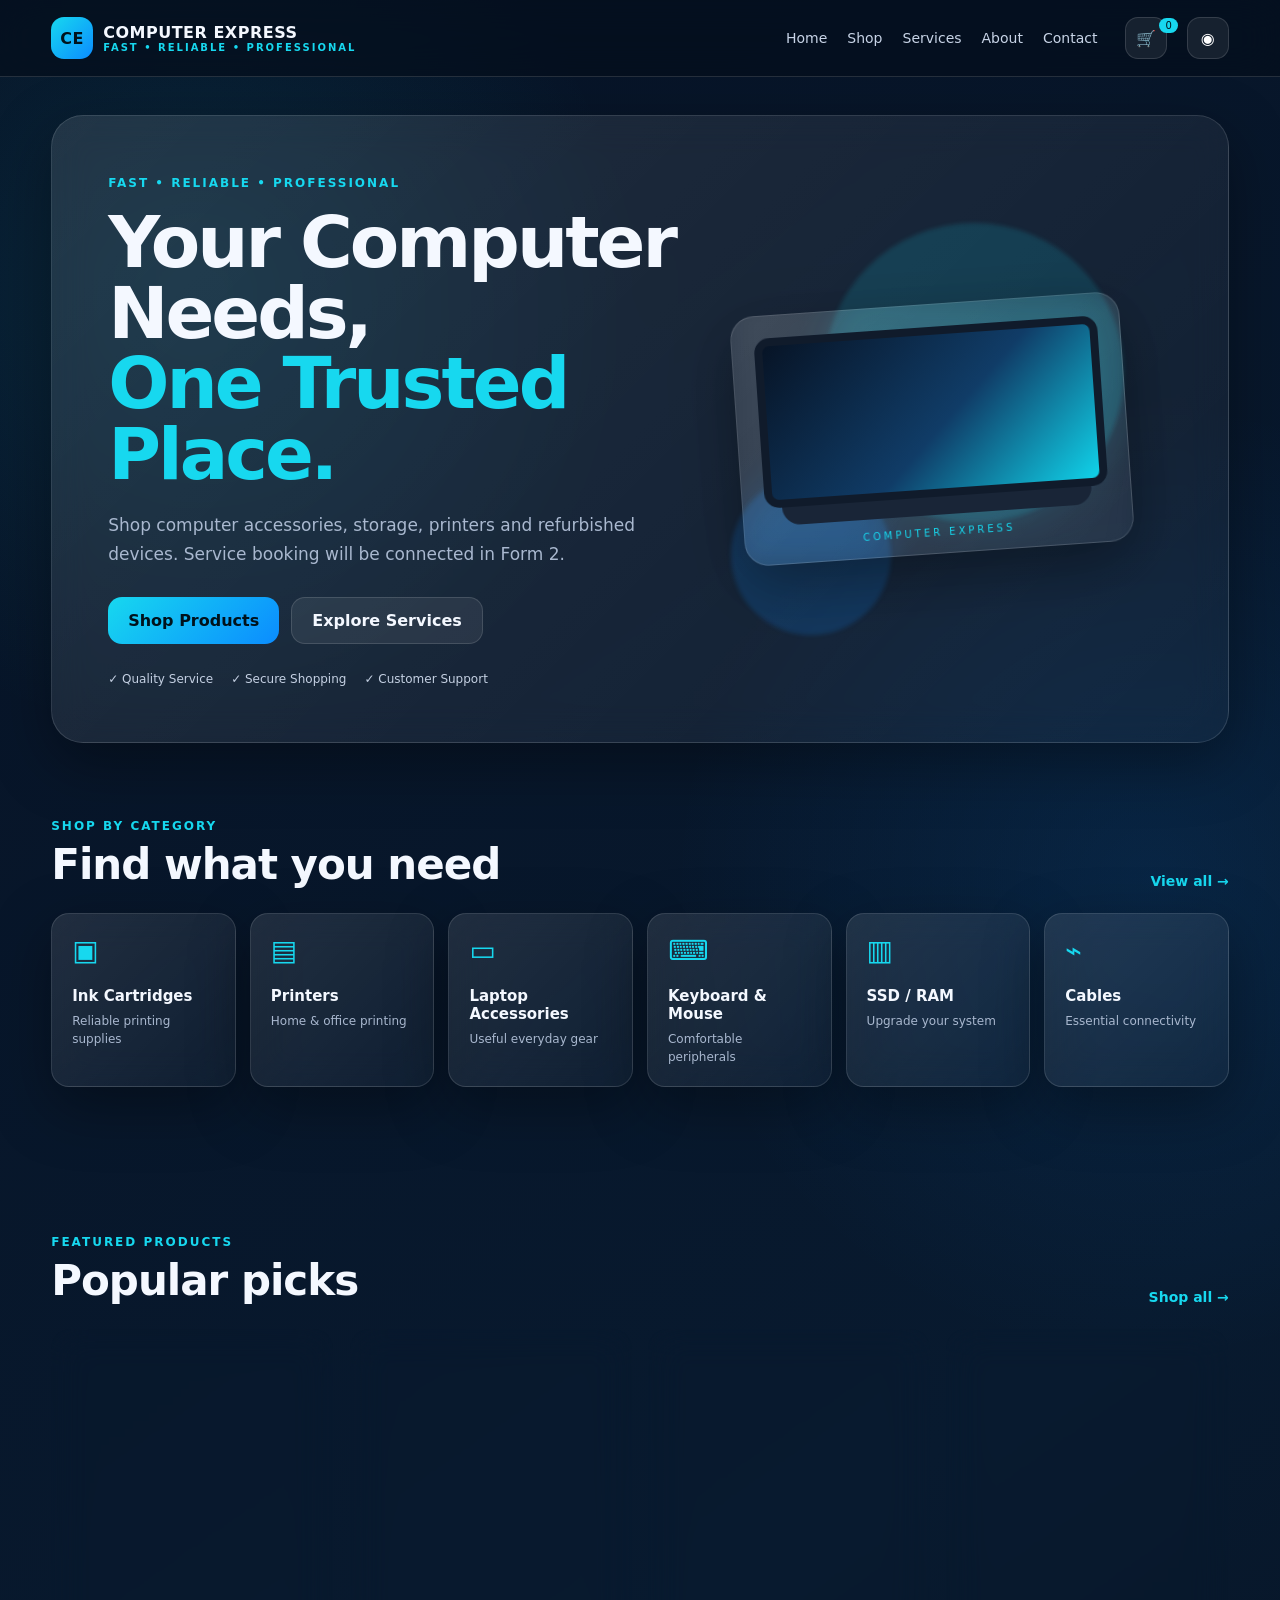
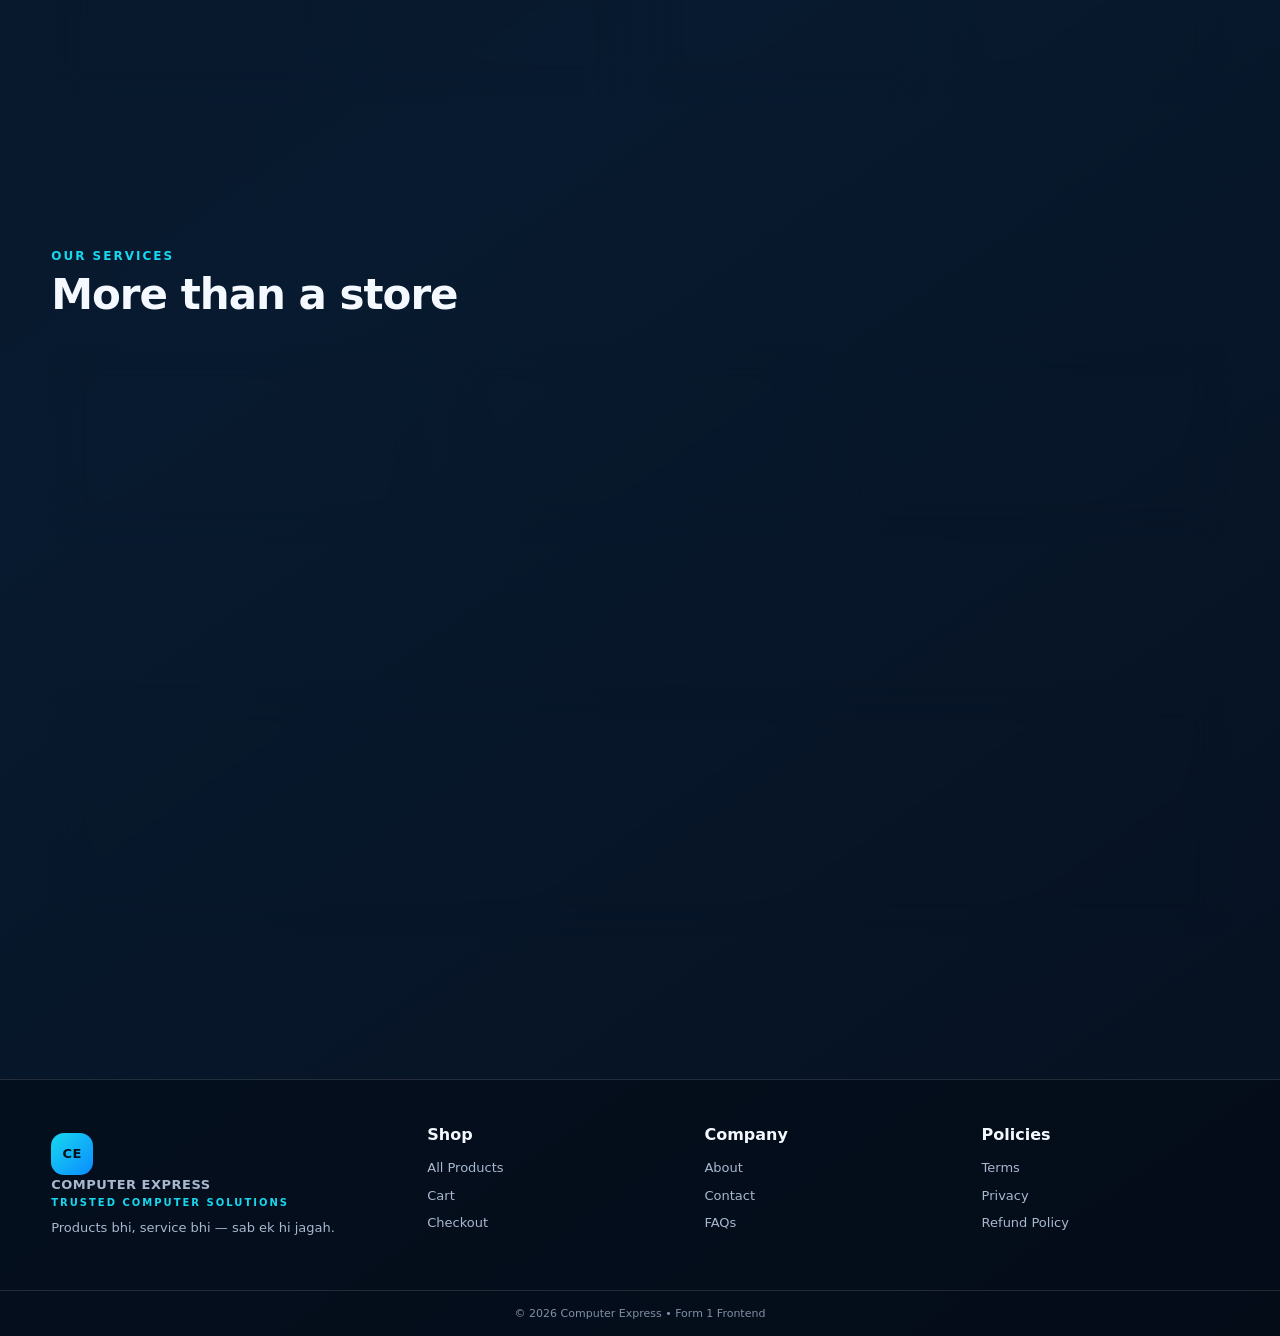
<file: computer-express-form1/index.html>
<!DOCTYPE html>
<html lang="en">
<head>
  <meta charset="UTF-8">
  <meta name="viewport" content="width=device-width, initial-scale=1.0">
  <meta name="description" content="Computer Express - computer products and professional repair services.">
  <title>Computer Express | Home</title>
  <link rel="stylesheet" href="css/style.css">
</head>
<body>
  <div id="site-header"></div>

  <main>
    <section class="hero glass">
      <div class="hero-copy">
        <span class="eyebrow">FAST • RELIABLE • PROFESSIONAL</span>
        <h1>Your Computer Needs,<br><span>One Trusted Place.</span></h1>
        <p>Shop computer accessories, storage, printers and refurbished devices. Service booking will be connected in Form 2.</p>
        <div class="hero-actions">
          <a class="btn btn-primary" href="pages/products.html">Shop Products</a>
          <a class="btn btn-secondary" href="#services">Explore Services</a>
        </div>
        <div class="trust-row">
          <span>✓ Quality Service</span><span>✓ Secure Shopping</span><span>✓ Customer Support</span>
        </div>
      </div>
      <div class="hero-art">
        <div class="orb orb-a"></div><div class="orb orb-b"></div>
        <div class="device-card glass">
          <div class="device-screen"></div>
          <div class="device-base"></div>
          <span>COMPUTER EXPRESS</span>
        </div>
      </div>
    </section>

    <section class="section" id="categories">
      <div class="section-heading">
        <div><span class="eyebrow">SHOP BY CATEGORY</span><h2>Find what you need</h2></div>
        <a class="text-link" href="pages/products.html">View all →</a>
      </div>
      <div class="category-grid">
        <a class="category-card glass" href="pages/products.html?category=Ink%20Cartridges"><span>▣</span><h3>Ink Cartridges</h3><p>Reliable printing supplies</p></a>
        <a class="category-card glass" href="pages/products.html?category=Printers"><span>▤</span><h3>Printers</h3><p>Home & office printing</p></a>
        <a class="category-card glass" href="pages/products.html?category=Laptop%20Accessories"><span>▭</span><h3>Laptop Accessories</h3><p>Useful everyday gear</p></a>
        <a class="category-card glass" href="pages/products.html?category=Keyboard%20%26%20Mouse"><span>⌨</span><h3>Keyboard & Mouse</h3><p>Comfortable peripherals</p></a>
        <a class="category-card glass" href="pages/products.html?category=SSD%20%2F%20RAM"><span>▥</span><h3>SSD / RAM</h3><p>Upgrade your system</p></a>
        <a class="category-card glass" href="pages/products.html?category=Cables"><span>⌁</span><h3>Cables</h3><p>Essential connectivity</p></a>
      </div>
    </section>

    <section class="section" id="products">
      <div class="section-heading">
        <div><span class="eyebrow">FEATURED PRODUCTS</span><h2>Popular picks</h2></div>
        <a class="text-link" href="pages/products.html">Shop all →</a>
      </div>
      <div id="featured-products" class="product-grid"></div>
    </section>

    <section class="section" id="services">
      <div class="section-heading"><div><span class="eyebrow">OUR SERVICES</span><h2>More than a store</h2></div></div>
      <div class="service-grid">
        <article class="service-card glass"><span class="service-icon">⚙</span><h3>Laptop & Desktop Repair</h3><p>Diagnostics and practical repair solutions.</p><span class="coming">Form 2: booking</span></article>
        <article class="service-card glass"><span class="service-icon">▤</span><h3>Cartridge Refilling</h3><p>Quality refilling at affordable prices.</p><span class="coming">Form 2: booking</span></article>
        <article class="service-card glass"><span class="service-icon">↗</span><h3>Upgrades & Maintenance</h3><p>Keep your device running smoothly.</p><span class="coming">Form 2: booking</span></article>
      </div>
    </section>

    <section class="section">
      <div class="promo glass">
        <div><span class="eyebrow">COMPUTER EXPRESS</span><h2>Products bhi, service bhi — sab ek hi jagah.</h2><p>Form 1 builds the complete customer shopping flow. Services, user accounts and admin management will connect later.</p></div>
        <a class="btn btn-primary" href="pages/products.html">Start Shopping</a>
      </div>
    </section>
  </main>

  <div id="site-footer"></div>
  <script src="js/products.js"></script>
  <script src="js/main.js"></script>
</body>
</html>
</file>
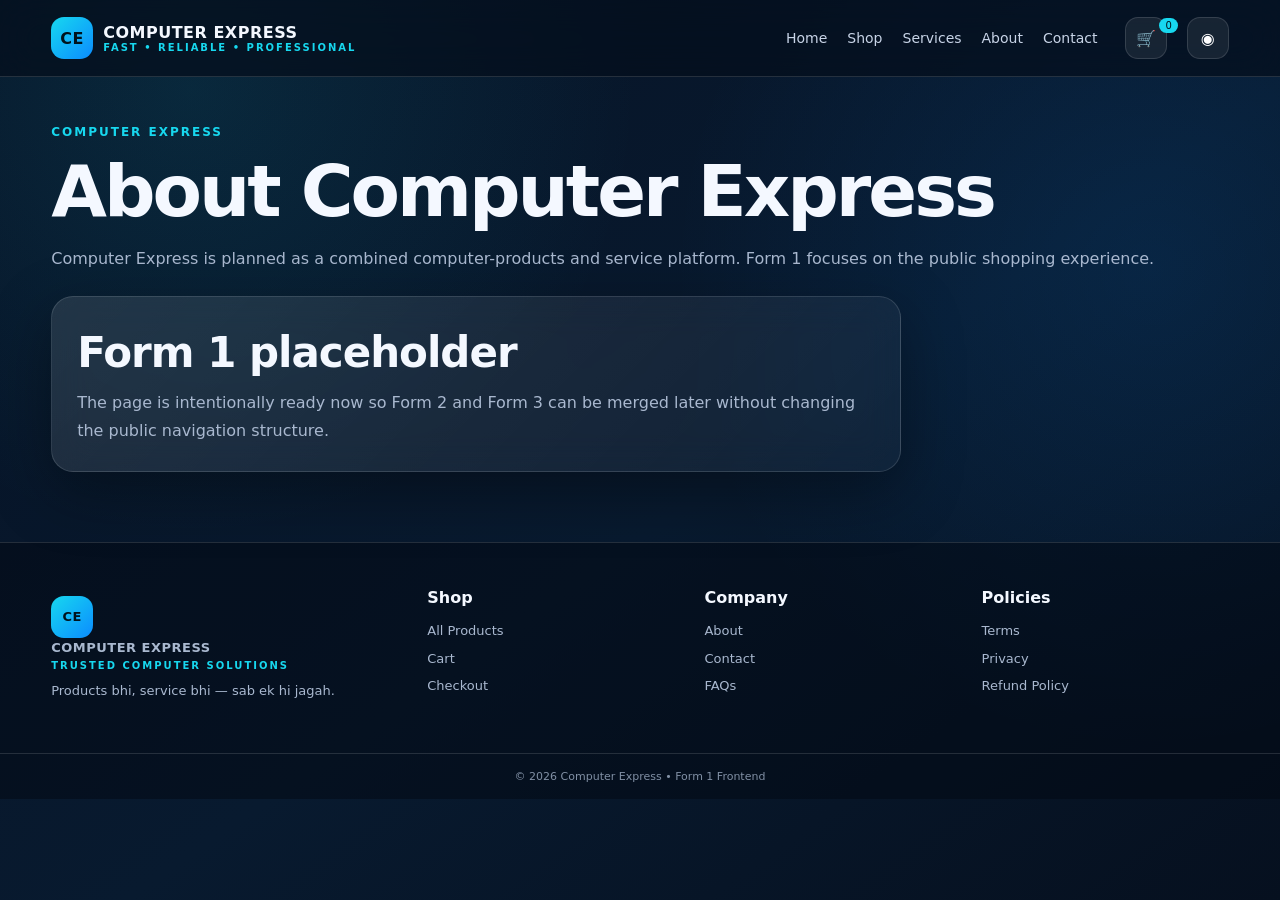
<file: computer-express-form1/pages/about.html>
<!DOCTYPE html><html lang="en"><head><meta charset="UTF-8"><meta name="viewport" content="width=device-width,initial-scale=1.0"><title>About | Computer Express</title><link rel="stylesheet" href="../css/style.css"></head><body><div id="site-header"></div><main><section class="page-hero"><span class="eyebrow">COMPUTER EXPRESS</span><h1>About Computer Express</h1><p>Computer Express is planned as a combined computer-products and service platform. Form 1 focuses on the public shopping experience.</p></section><section class="panel glass" style="max-width:850px;margin-bottom:60px"><h2>Form 1 placeholder</h2><p style="color:var(--muted);line-height:1.8;margin-top:12px">The page is intentionally ready now so Form 2 and Form 3 can be merged later without changing the public navigation structure.</p></section></main><div id="site-footer"></div><script src="../js/products.js"></script><script src="../js/main.js"></script></body></html>
</file>
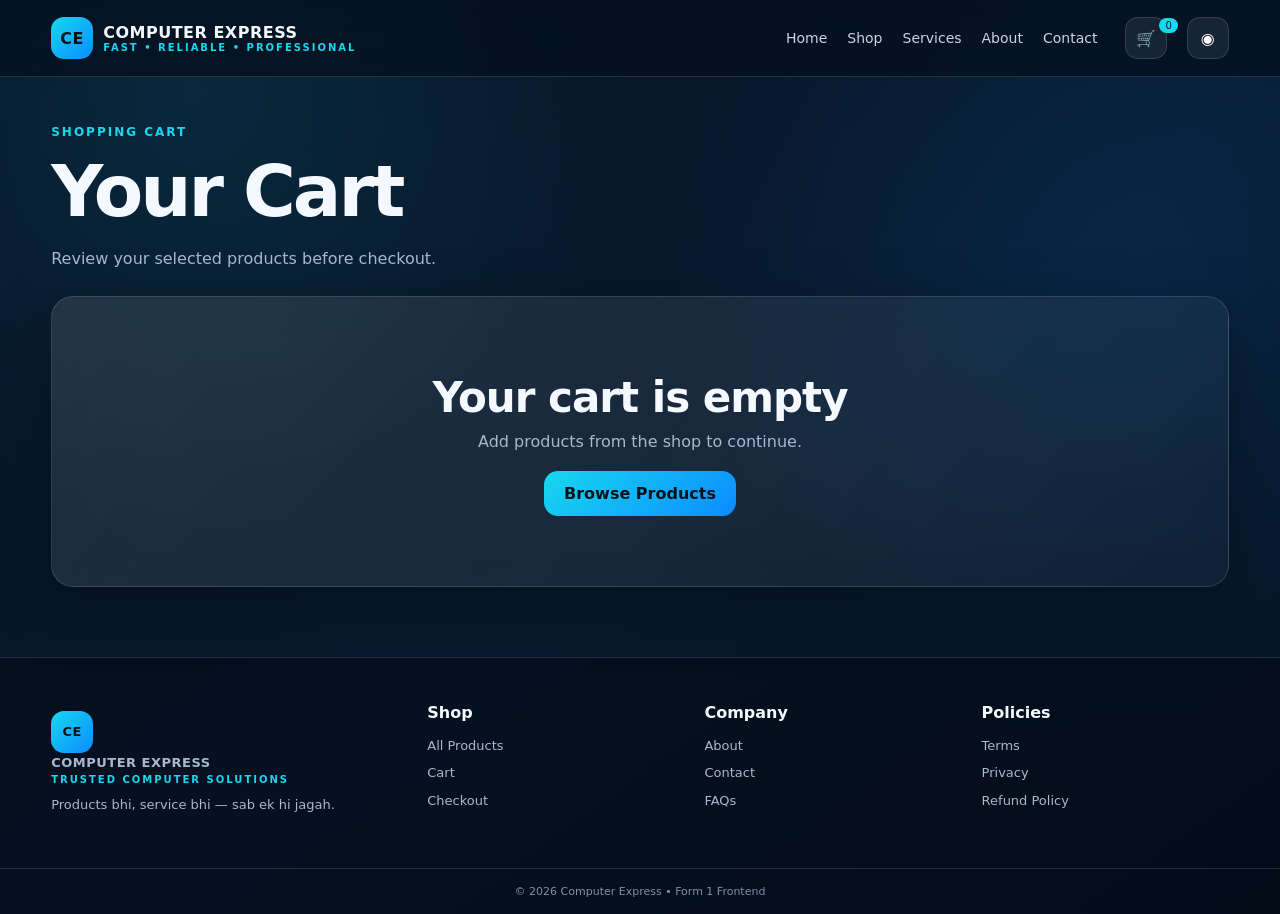
<file: computer-express-form1/pages/cart.html>
<!DOCTYPE html><html lang="en"><head><meta charset="UTF-8"><meta name="viewport" content="width=device-width,initial-scale=1.0"><title>Cart | Computer Express</title><link rel="stylesheet" href="../css/style.css"></head><body><div id="site-header"></div><main><section class="page-hero"><span class="eyebrow">SHOPPING CART</span><h1>Your Cart</h1><p>Review your selected products before checkout.</p></section><div id="cart-root"></div></main><div id="site-footer"></div><script src="../js/products.js"></script><script src="../js/main.js"></script></body></html>
</file>
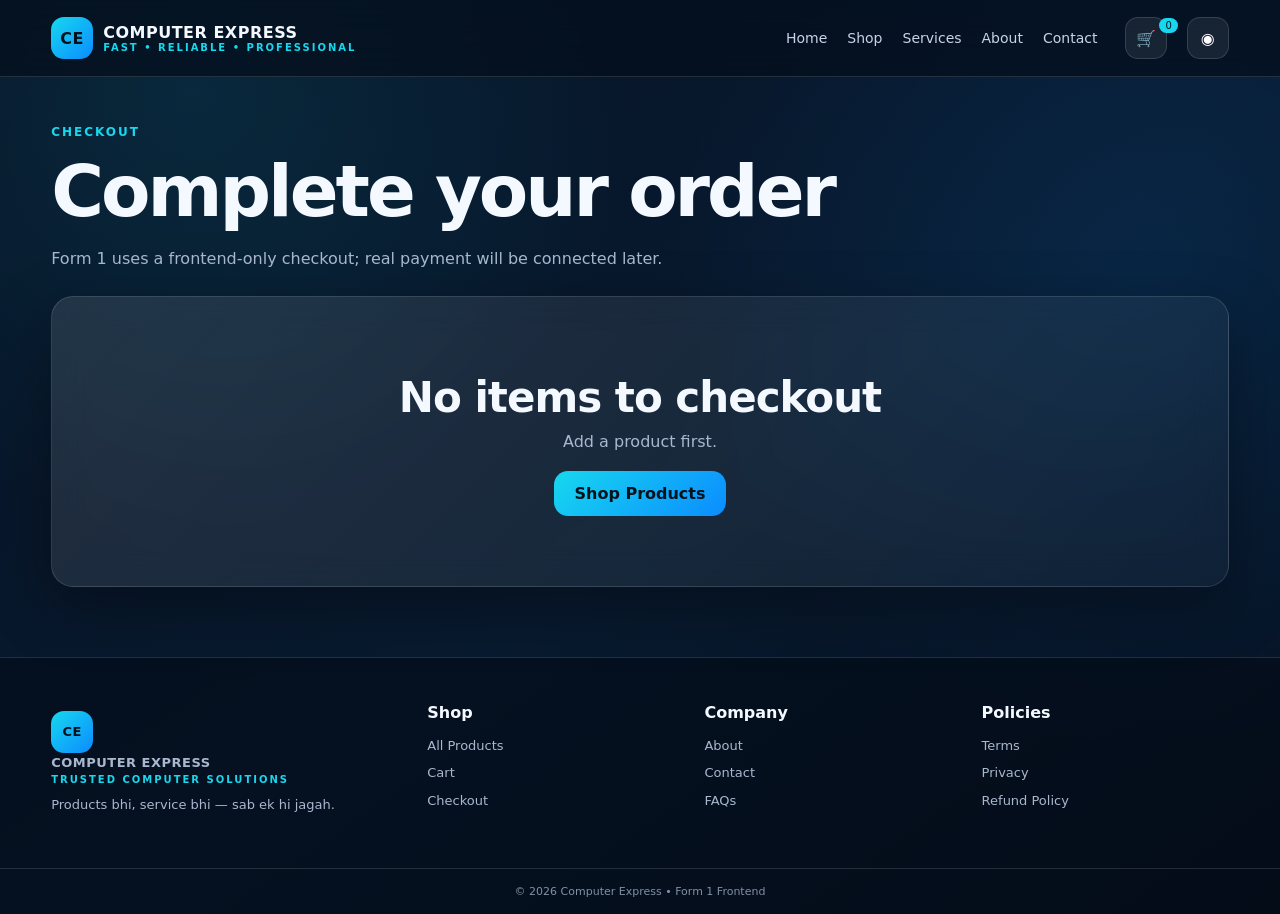
<file: computer-express-form1/pages/checkout.html>
<!DOCTYPE html><html lang="en"><head><meta charset="UTF-8"><meta name="viewport" content="width=device-width,initial-scale=1.0"><title>Checkout | Computer Express</title><link rel="stylesheet" href="../css/style.css"></head><body><div id="site-header"></div><main><section class="page-hero"><span class="eyebrow">CHECKOUT</span><h1>Complete your order</h1><p>Form 1 uses a frontend-only checkout; real payment will be connected later.</p></section><div id="checkout-root"></div></main><div id="site-footer"></div><script src="../js/products.js"></script><script src="../js/main.js"></script><script>
document.addEventListener("DOMContentLoaded",()=>{const root=document.getElementById("checkout-root"),cart=getCart();if(!cart.length){root.innerHTML='<div class="empty glass"><h2>No items to checkout</h2><p>Add a product first.</p><a class="btn btn-primary" href="products.html">Shop Products</a></div>';return}let total=0;const items=cart.map(i=>{const p=PRODUCTS.find(x=>x.id===i.id);total+=p.price*i.qty;return `<div class="summary-item"><span>${p.name} × ${i.qty}</span><b>${money(p.price*i.qty)}</b></div>`}).join("");root.innerHTML=`<div class="checkout-grid"><form id="checkout-form" class="panel glass"><h2>Customer Details</h2><div class="form-grid"><div class="field"><label>Full Name</label><input class="input" required></div><div class="field"><label>Phone</label><input class="input" required></div><div class="field full"><label>Email</label><input class="input" type="email" required></div><div class="field full"><label>Address</label><textarea class="textarea" rows="4" required></textarea></div><div class="field"><label>City</label><input class="input" required></div><div class="field"><label>PIN Code</label><input class="input" required></div></div><button class="btn btn-primary" style="width:100%;margin-top:10px">Continue to Payment</button></form><aside class="panel glass"><h2>Order Summary</h2>${items}<div class="summary-total"><span>Total</span><span>${money(total)}</span></div></aside></div>`;document.getElementById("checkout-form").onsubmit=e=>{e.preventDefault();location.href="payment.html"}});
</script></body></html>
</file>
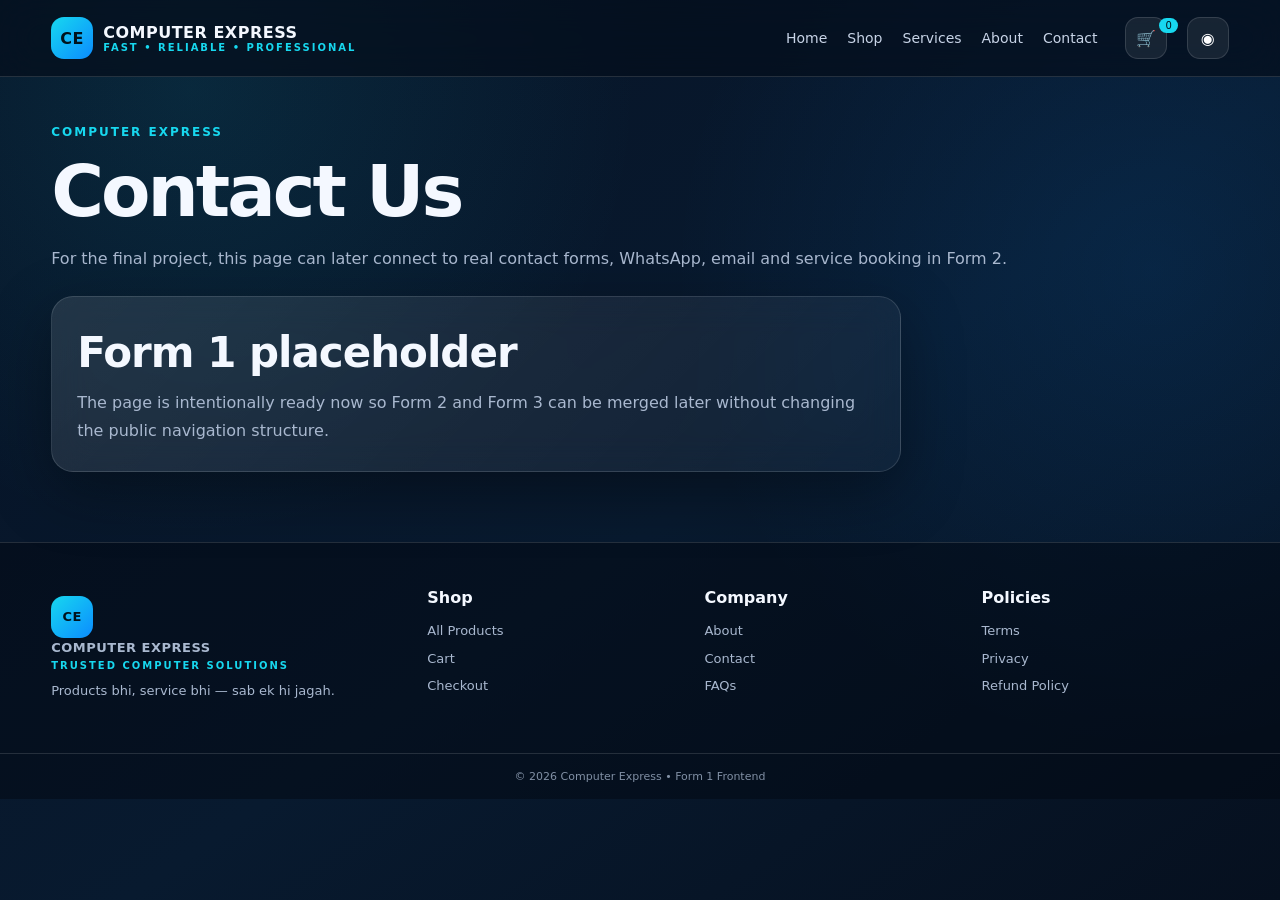
<file: computer-express-form1/pages/contact.html>
<!DOCTYPE html><html lang="en"><head><meta charset="UTF-8"><meta name="viewport" content="width=device-width,initial-scale=1.0"><title>Contact | Computer Express</title><link rel="stylesheet" href="../css/style.css"></head><body><div id="site-header"></div><main><section class="page-hero"><span class="eyebrow">COMPUTER EXPRESS</span><h1>Contact Us</h1><p>For the final project, this page can later connect to real contact forms, WhatsApp, email and service booking in Form 2.</p></section><section class="panel glass" style="max-width:850px;margin-bottom:60px"><h2>Form 1 placeholder</h2><p style="color:var(--muted);line-height:1.8;margin-top:12px">The page is intentionally ready now so Form 2 and Form 3 can be merged later without changing the public navigation structure.</p></section></main><div id="site-footer"></div><script src="../js/products.js"></script><script src="../js/main.js"></script></body></html>
</file>
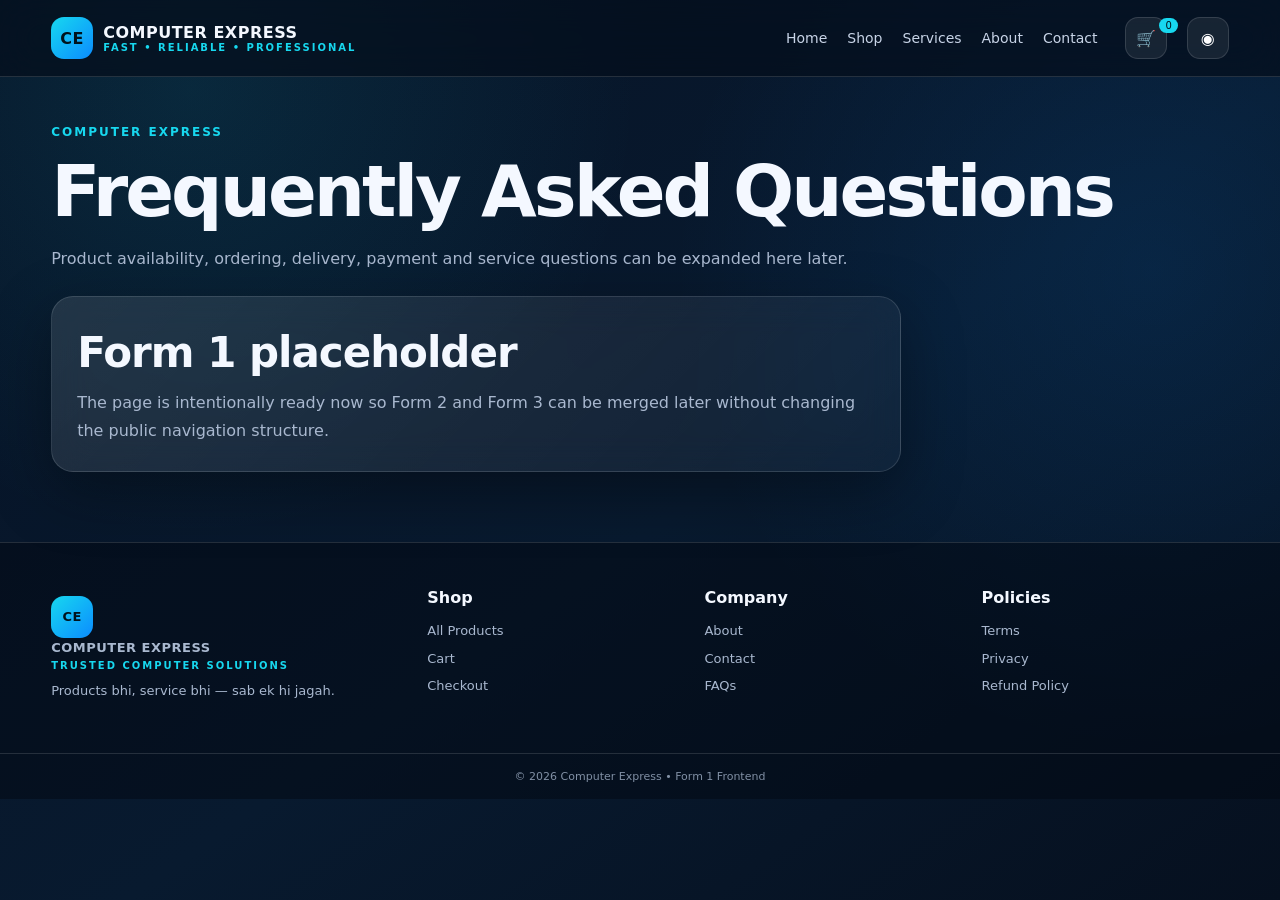
<file: computer-express-form1/pages/faq.html>
<!DOCTYPE html><html lang="en"><head><meta charset="UTF-8"><meta name="viewport" content="width=device-width,initial-scale=1.0"><title>FAQs | Computer Express</title><link rel="stylesheet" href="../css/style.css"></head><body><div id="site-header"></div><main><section class="page-hero"><span class="eyebrow">COMPUTER EXPRESS</span><h1>Frequently Asked Questions</h1><p>Product availability, ordering, delivery, payment and service questions can be expanded here later.</p></section><section class="panel glass" style="max-width:850px;margin-bottom:60px"><h2>Form 1 placeholder</h2><p style="color:var(--muted);line-height:1.8;margin-top:12px">The page is intentionally ready now so Form 2 and Form 3 can be merged later without changing the public navigation structure.</p></section></main><div id="site-footer"></div><script src="../js/products.js"></script><script src="../js/main.js"></script></body></html>
</file>
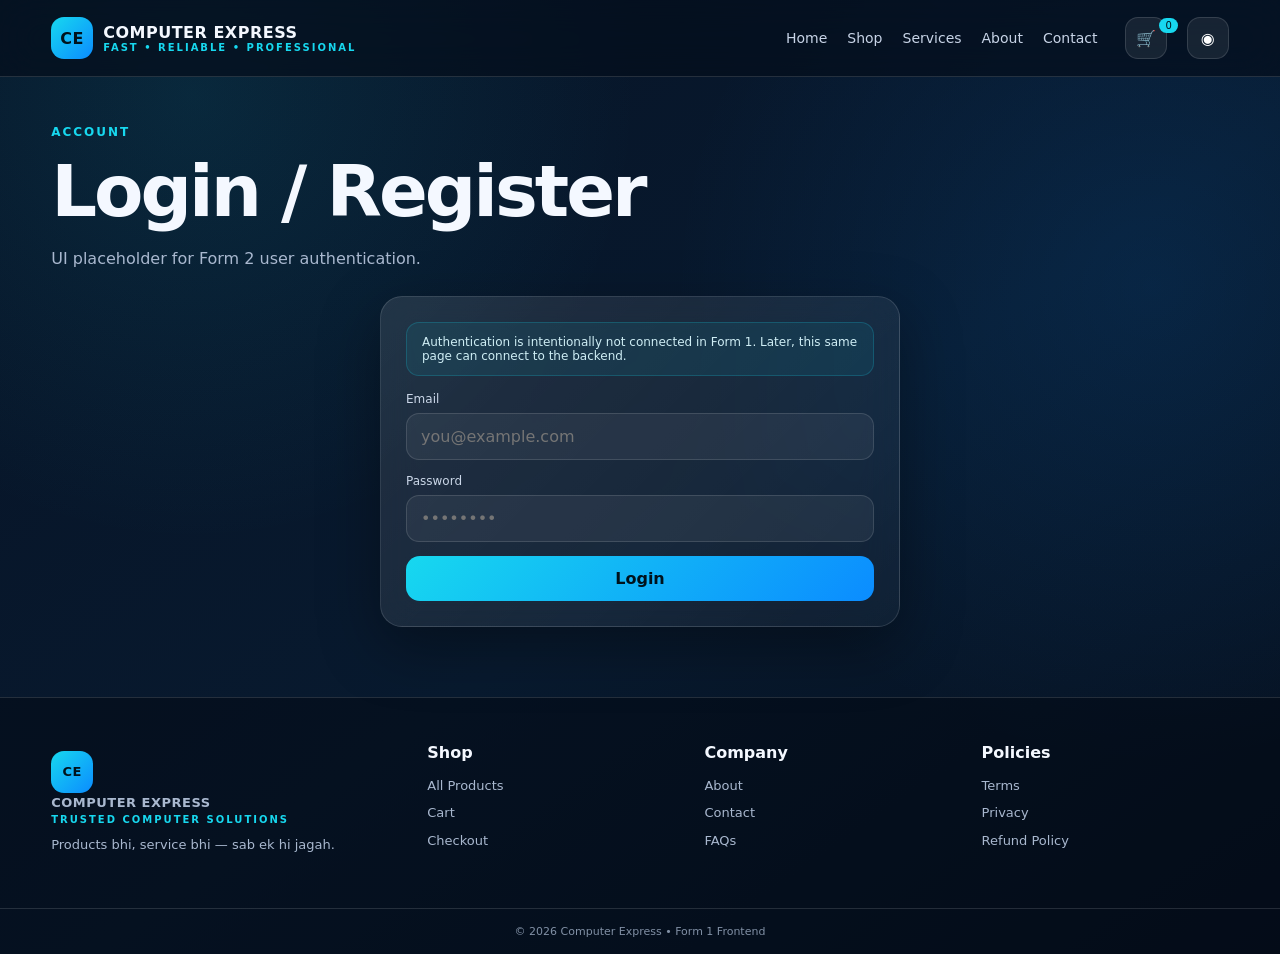
<file: computer-express-form1/pages/login.html>
<!DOCTYPE html><html lang="en"><head><meta charset="UTF-8"><meta name="viewport" content="width=device-width,initial-scale=1.0"><title>Login | Computer Express</title><link rel="stylesheet" href="../css/style.css"></head><body><div id="site-header"></div><main><section class="page-hero"><span class="eyebrow">ACCOUNT</span><h1>Login / Register</h1><p>UI placeholder for Form 2 user authentication.</p></section><section class="panel glass" style="max-width:520px;margin:auto"><div class="notice">Authentication is intentionally not connected in Form 1. Later, this same page can connect to the backend.</div><div class="field"><label>Email</label><input class="input" type="email" placeholder="you@example.com"></div><div class="field"><label>Password</label><input class="input" type="password" placeholder="••••••••"></div><button class="btn btn-primary" style="width:100%" onclick="toast('Login will be connected in Form 2')">Login</button></section></main><div id="site-footer"></div><script src="../js/products.js"></script><script src="../js/main.js"></script></body></html>
</file>
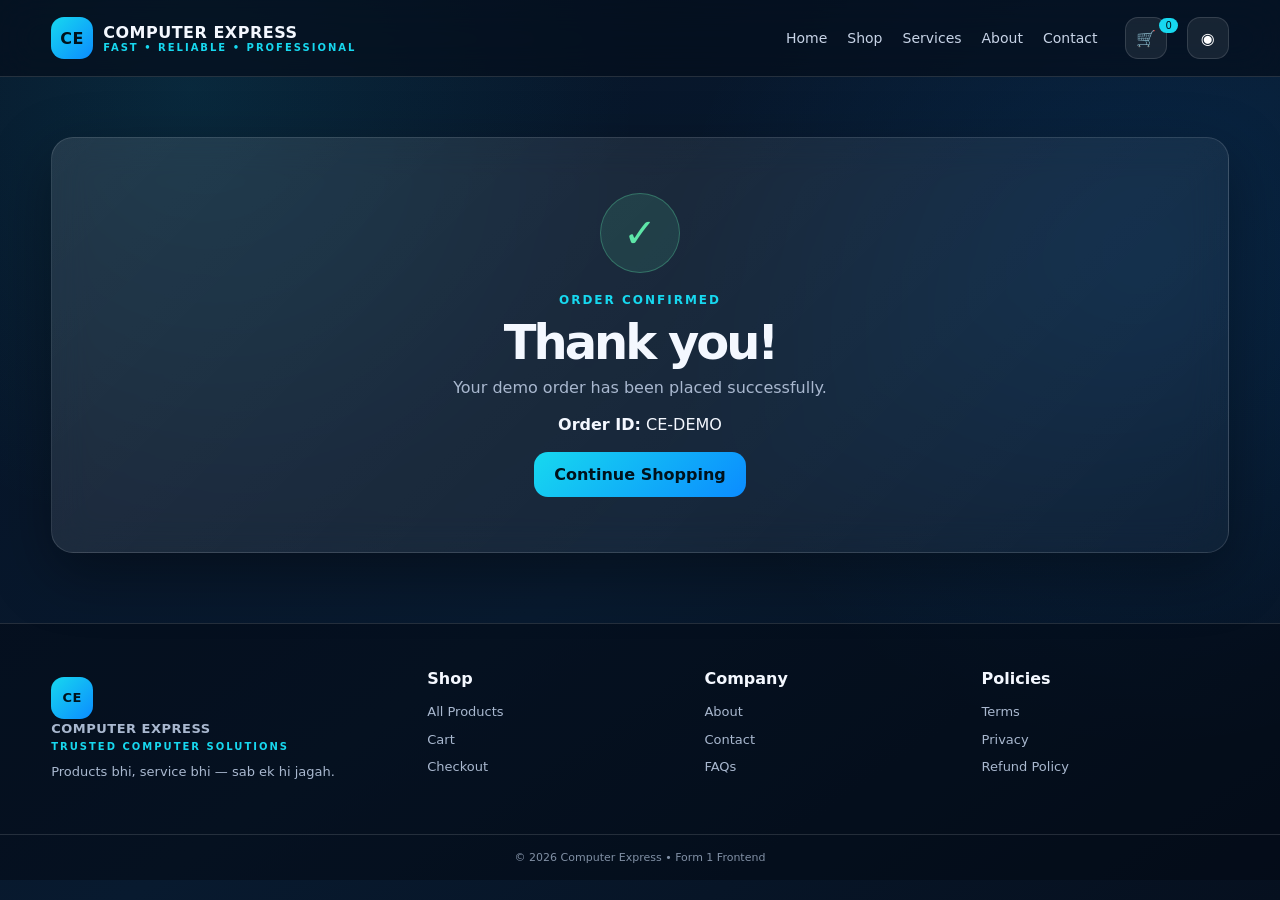
<file: computer-express-form1/pages/order-confirmation.html>
<!DOCTYPE html><html lang="en"><head><meta charset="UTF-8"><meta name="viewport" content="width=device-width,initial-scale=1.0"><title>Order Confirmation | Computer Express</title><link rel="stylesheet" href="../css/style.css"></head><body><div id="site-header"></div><main><section class="order-success panel glass" style="margin-top:60px"><div class="success-icon">✓</div><span class="eyebrow" style="display:block;margin-top:20px">ORDER CONFIRMED</span><h1 style="font-size:48px;margin:12px 0">Thank you!</h1><p style="color:var(--muted)">Your demo order has been placed successfully.</p><p style="margin:18px 0"><b>Order ID:</b> <span id="order-id"></span></p><a class="btn btn-primary" href="products.html">Continue Shopping</a></section></main><div id="site-footer"></div><script src="../js/products.js"></script><script src="../js/main.js"></script><script>document.addEventListener("DOMContentLoaded",()=>document.getElementById("order-id").textContent=localStorage.getItem("lastOrder")||"CE-DEMO");</script></body></html>
</file>
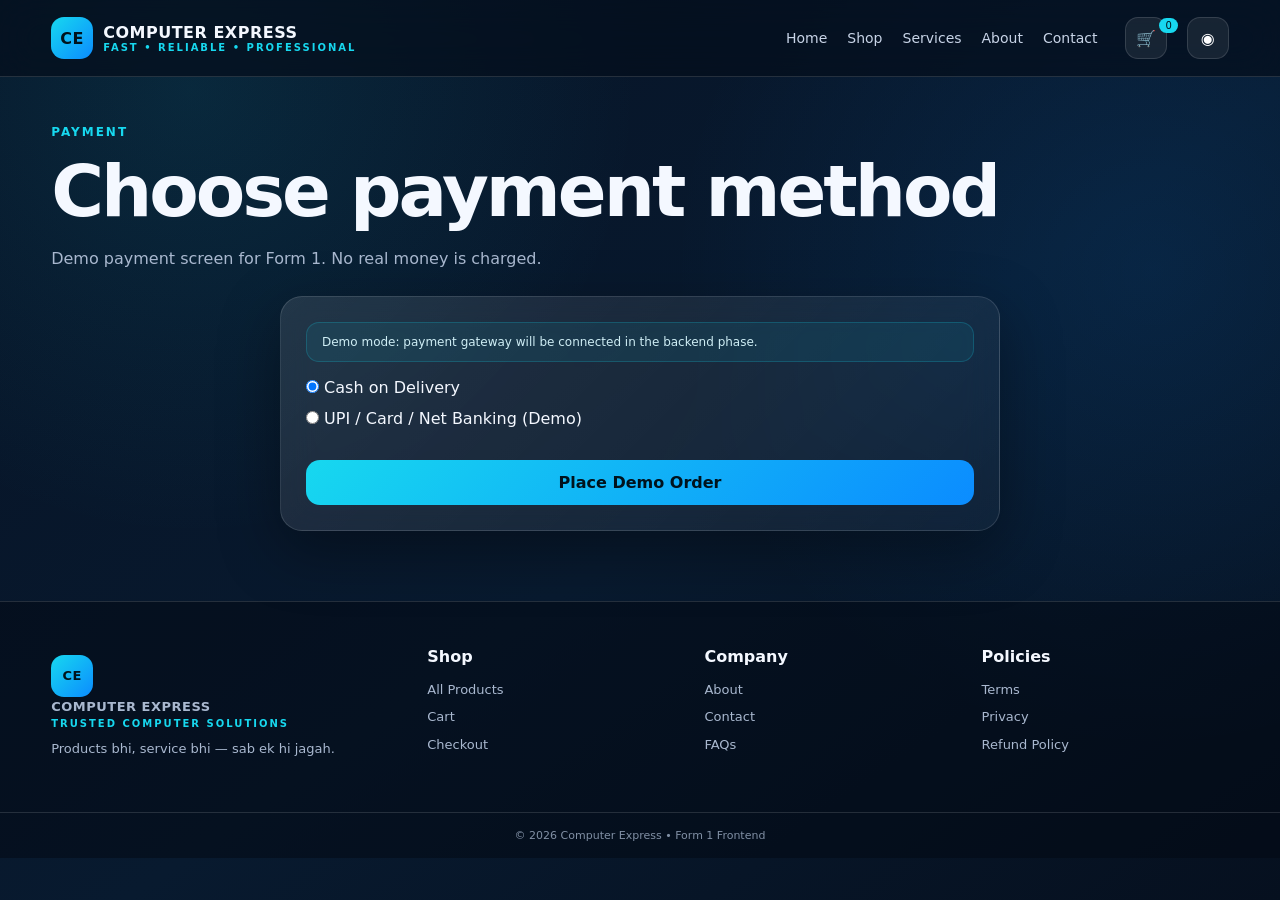
<file: computer-express-form1/pages/payment.html>
<!DOCTYPE html><html lang="en"><head><meta charset="UTF-8"><meta name="viewport" content="width=device-width,initial-scale=1.0"><title>Payment | Computer Express</title><link rel="stylesheet" href="../css/style.css"></head><body><div id="site-header"></div><main><section class="page-hero"><span class="eyebrow">PAYMENT</span><h1>Choose payment method</h1><p>Demo payment screen for Form 1. No real money is charged.</p></section><section class="panel glass" style="max-width:720px;margin:auto"><div class="notice">Demo mode: payment gateway will be connected in the backend phase.</div><label style="display:block;margin:12px 0"><input type="radio" name="pay" checked> Cash on Delivery</label><label style="display:block;margin:12px 0"><input type="radio" name="pay"> UPI / Card / Net Banking (Demo)</label><button id="place-order" class="btn btn-primary" style="width:100%;margin-top:20px">Place Demo Order</button></section></main><div id="site-footer"></div><script src="../js/products.js"></script><script src="../js/main.js"></script><script>document.addEventListener("DOMContentLoaded",()=>document.getElementById("place-order").onclick=()=>{localStorage.setItem("lastOrder","CE"+Date.now().toString().slice(-6));localStorage.removeItem("computerExpressCart");location.href="order-confirmation.html"});</script></body></html>
</file>
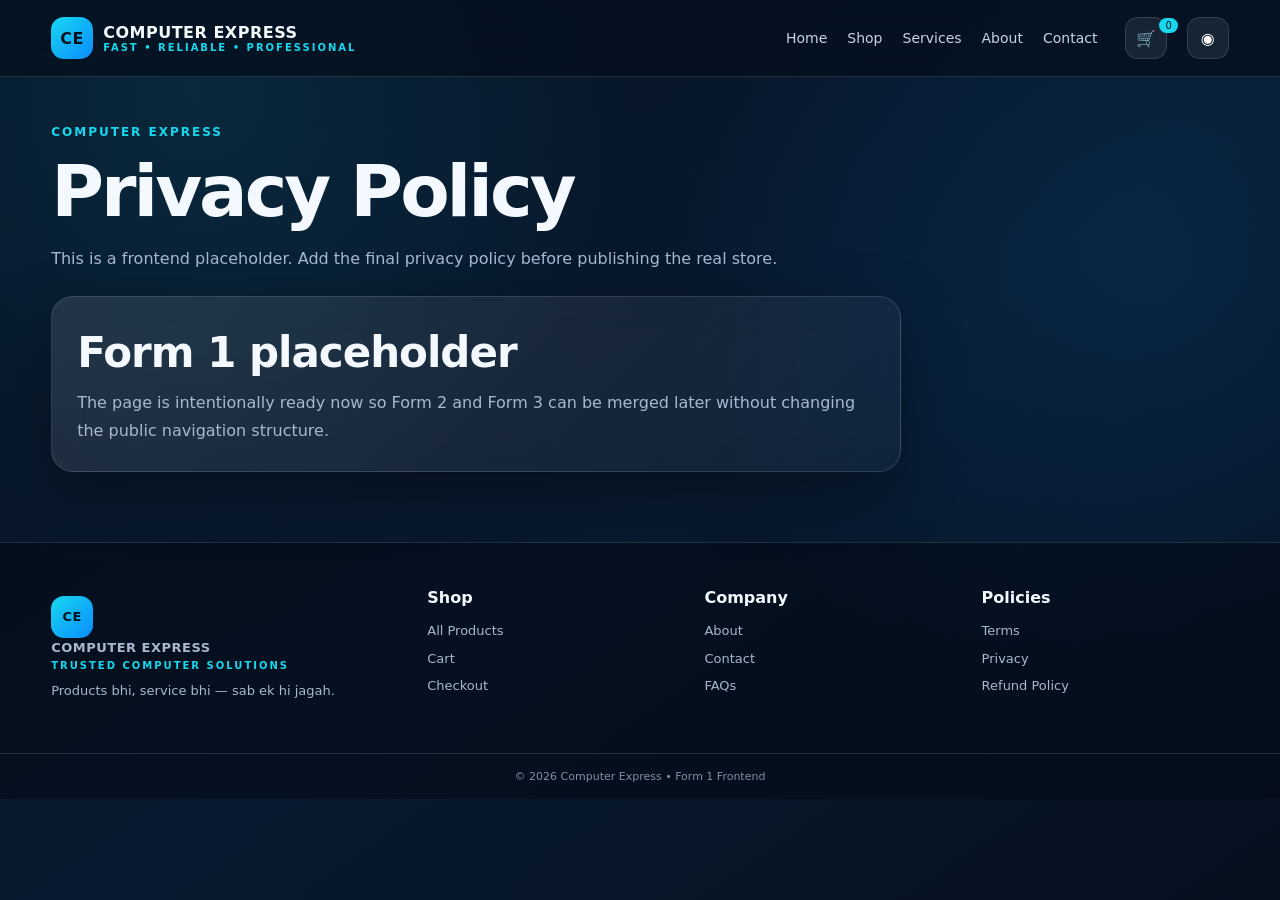
<file: computer-express-form1/pages/privacy.html>
<!DOCTYPE html><html lang="en"><head><meta charset="UTF-8"><meta name="viewport" content="width=device-width,initial-scale=1.0"><title>Privacy | Computer Express</title><link rel="stylesheet" href="../css/style.css"></head><body><div id="site-header"></div><main><section class="page-hero"><span class="eyebrow">COMPUTER EXPRESS</span><h1>Privacy Policy</h1><p>This is a frontend placeholder. Add the final privacy policy before publishing the real store.</p></section><section class="panel glass" style="max-width:850px;margin-bottom:60px"><h2>Form 1 placeholder</h2><p style="color:var(--muted);line-height:1.8;margin-top:12px">The page is intentionally ready now so Form 2 and Form 3 can be merged later without changing the public navigation structure.</p></section></main><div id="site-footer"></div><script src="../js/products.js"></script><script src="../js/main.js"></script></body></html>
</file>
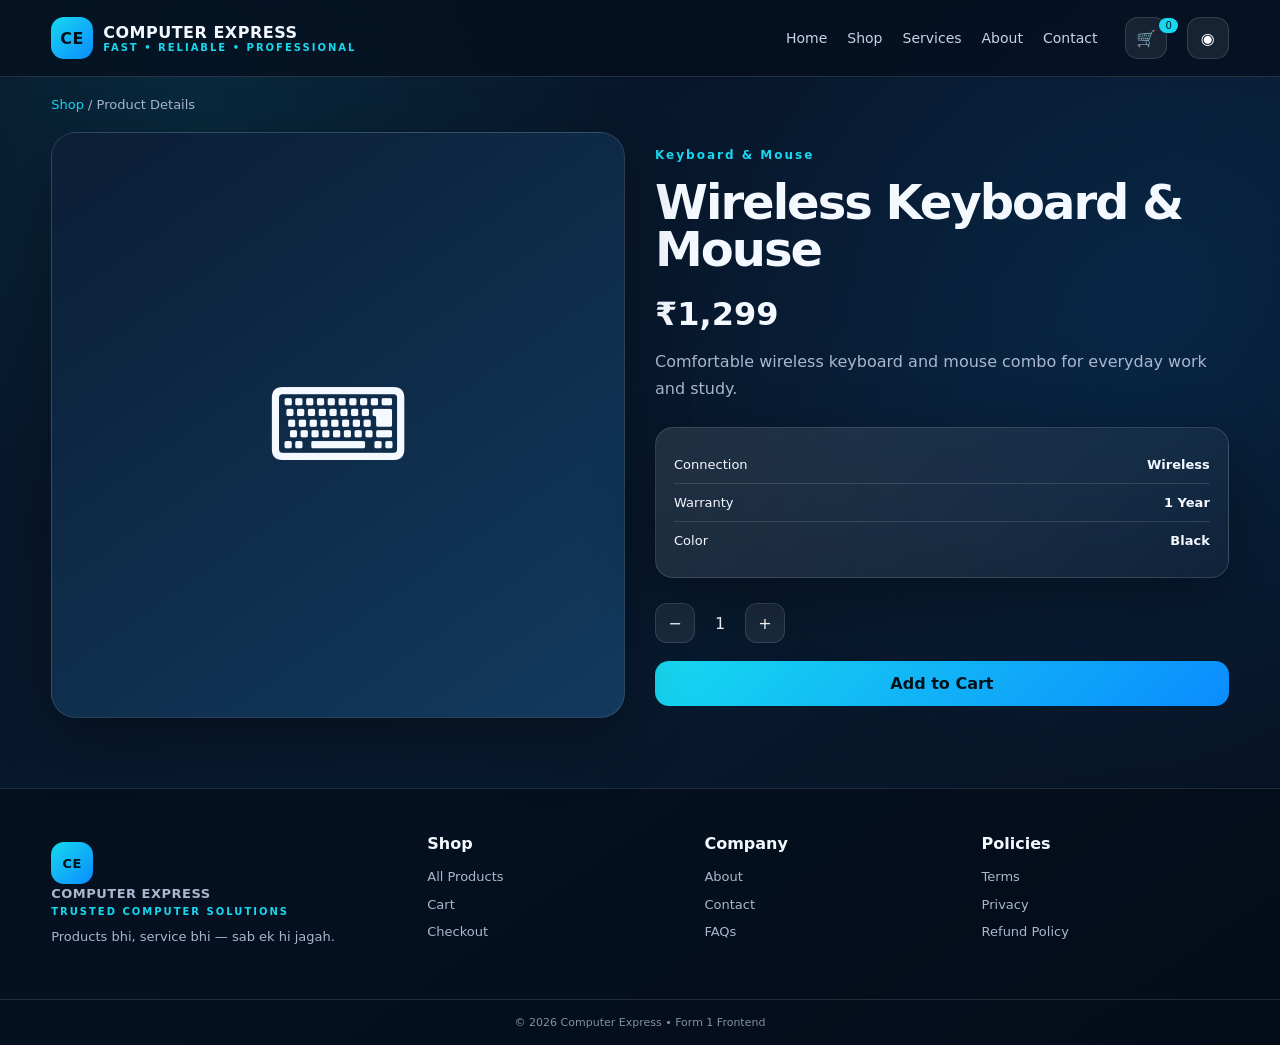
<file: computer-express-form1/pages/product-details.html>
<!DOCTYPE html><html lang="en"><head><meta charset="UTF-8"><meta name="viewport" content="width=device-width,initial-scale=1.0"><title>Product Details | Computer Express</title><link rel="stylesheet" href="../css/style.css"></head><body><div id="site-header"></div><main><div class="breadcrumb"><a href="products.html">Shop</a> / Product Details</div><section id="detail-root"></section></main><div id="site-footer"></div><script src="../js/products.js"></script><script src="../js/main.js"></script><script>
document.addEventListener("DOMContentLoaded",()=>{const id=new URLSearchParams(location.search).get("id")||"p1";const p=PRODUCTS.find(x=>x.id===id)||PRODUCTS[0];let qty=1;document.getElementById("detail-root").innerHTML=`<div class="detail-grid"><div class="detail-image glass">${p.icon}</div><div class="detail-content"><span class="eyebrow">${p.category}</span><h1>${p.name}</h1><div class="detail-price">${money(p.price)}</div><p class="detail-desc">${p.description}</p><div class="specs glass">${Object.entries(p.specs).map(([k,v])=>`<div class="spec-row"><span>${k}</span><b>${v}</b></div>`).join("")}</div><div class="quantity"><button class="qty-btn" id="minus">−</button><span class="qty-value" id="qty">1</span><button class="qty-btn" id="plus">+</button></div><button class="btn btn-primary" id="add" style="width:100%">Add to Cart</button></div></div>`;const q=document.getElementById("qty");document.getElementById("minus").onclick=()=>{qty=Math.max(1,qty-1);q.textContent=qty};document.getElementById("plus").onclick=()=>{qty=Math.min(p.stock,qty+1);q.textContent=qty};document.getElementById("add").onclick=()=>addToCart(p.id,qty);});
</script></body></html>
</file>
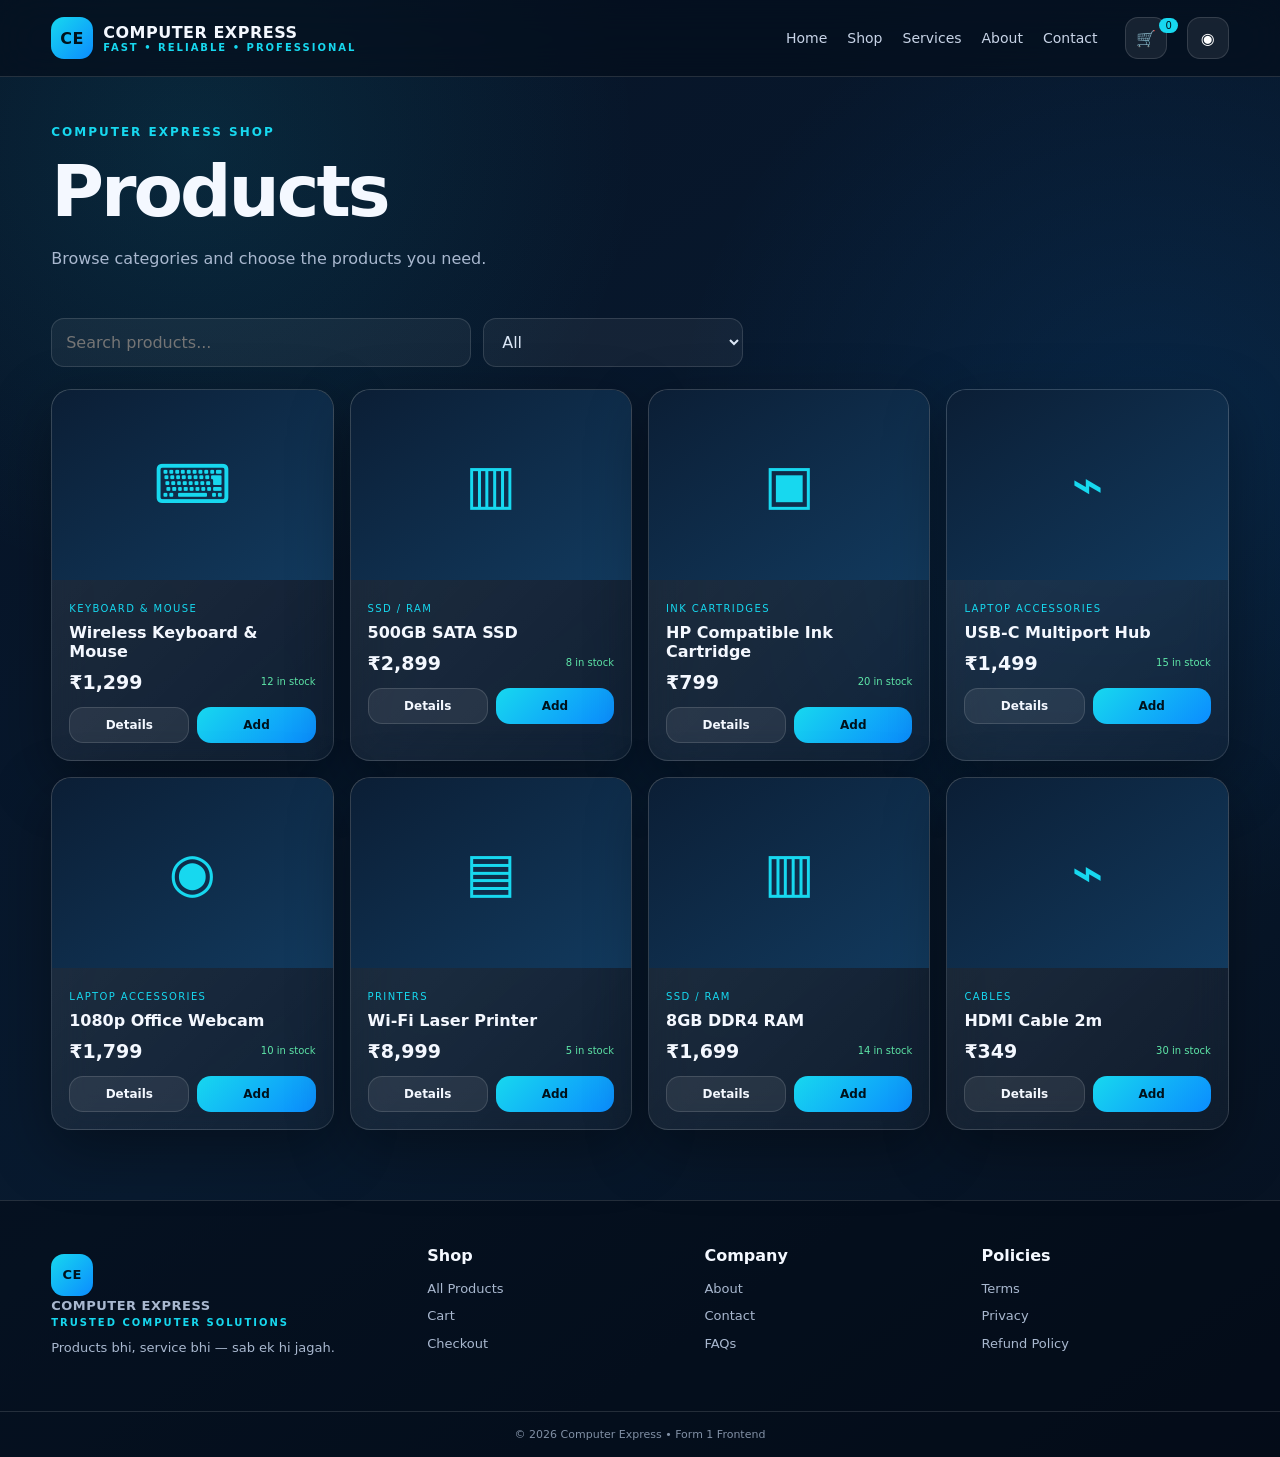
<file: computer-express-form1/pages/products.html>
<!DOCTYPE html><html lang="en"><head><meta charset="UTF-8"><meta name="viewport" content="width=device-width,initial-scale=1.0"><title>Shop | Computer Express</title><link rel="stylesheet" href="../css/style.css"></head><body><div id="site-header"></div><main><section class="page-hero"><span class="eyebrow">COMPUTER EXPRESS SHOP</span><h1>Products</h1><p>Browse categories and choose the products you need.</p></section><div class="toolbar"><input id="product-search" class="input" placeholder="Search products..."><select id="category-filter" class="select" style="max-width:260px"><option>All</option><option>Ink Cartridges</option><option>Printers</option><option>Laptop Accessories</option><option>Keyboard & Mouse</option><option>SSD / RAM</option><option>Cables</option></select></div><section id="products-grid" class="product-grid"></section></main><div id="site-footer"></div><script src="../js/products.js"></script><script src="../js/main.js"></script></body></html>
</file>
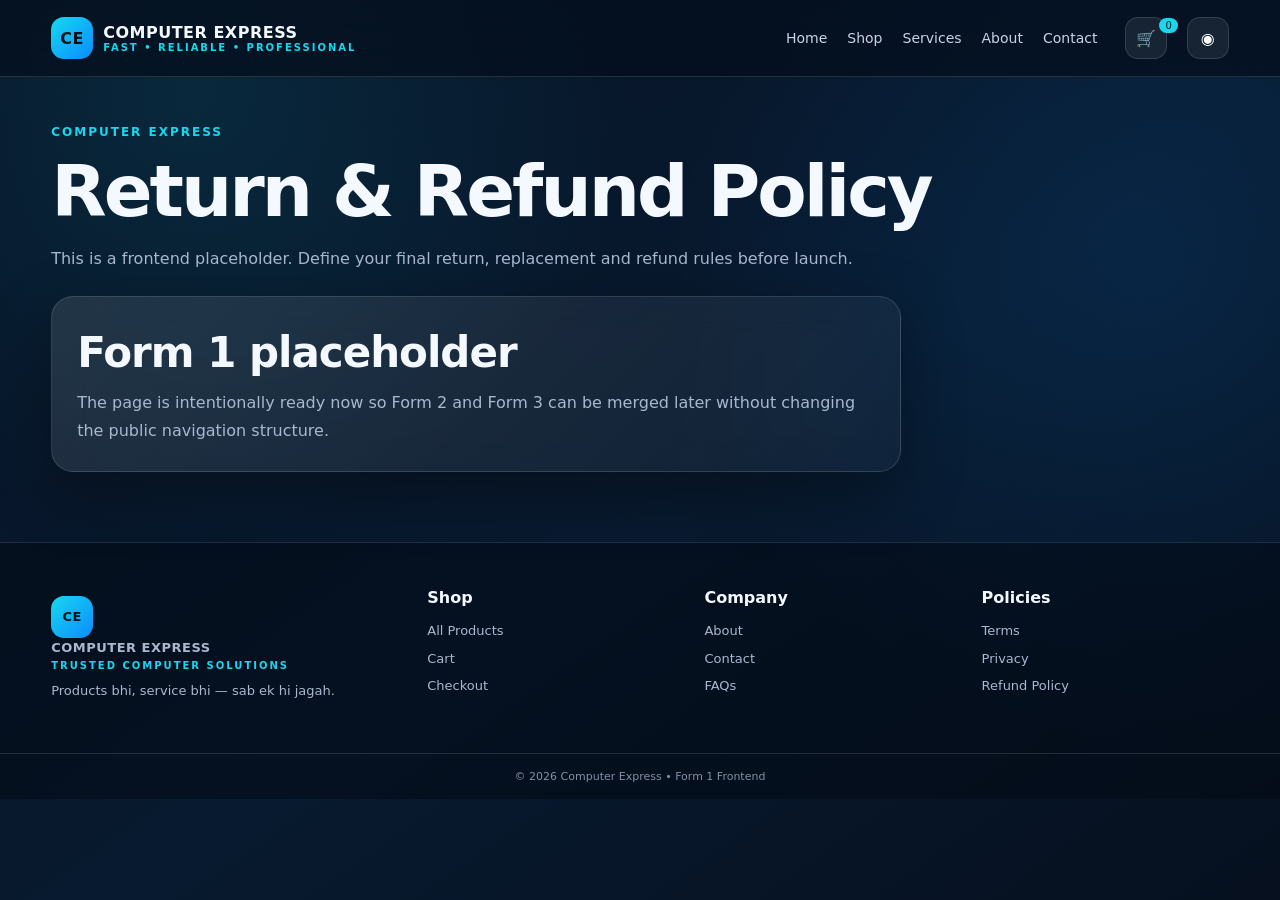
<file: computer-express-form1/pages/refund.html>
<!DOCTYPE html><html lang="en"><head><meta charset="UTF-8"><meta name="viewport" content="width=device-width,initial-scale=1.0"><title>Refund | Computer Express</title><link rel="stylesheet" href="../css/style.css"></head><body><div id="site-header"></div><main><section class="page-hero"><span class="eyebrow">COMPUTER EXPRESS</span><h1>Return & Refund Policy</h1><p>This is a frontend placeholder. Define your final return, replacement and refund rules before launch.</p></section><section class="panel glass" style="max-width:850px;margin-bottom:60px"><h2>Form 1 placeholder</h2><p style="color:var(--muted);line-height:1.8;margin-top:12px">The page is intentionally ready now so Form 2 and Form 3 can be merged later without changing the public navigation structure.</p></section></main><div id="site-footer"></div><script src="../js/products.js"></script><script src="../js/main.js"></script></body></html>
</file>
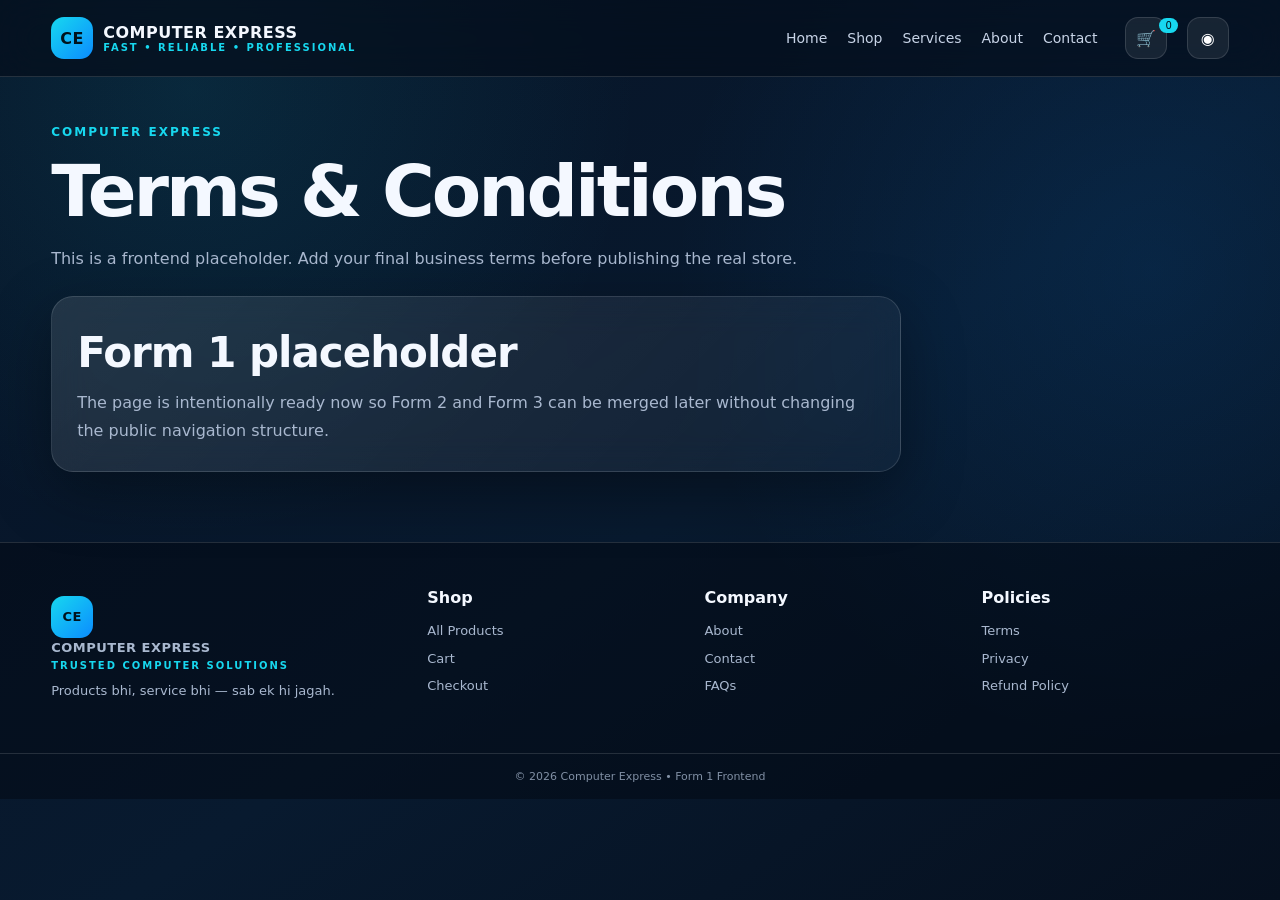
<file: computer-express-form1/pages/terms.html>
<!DOCTYPE html><html lang="en"><head><meta charset="UTF-8"><meta name="viewport" content="width=device-width,initial-scale=1.0"><title>Terms | Computer Express</title><link rel="stylesheet" href="../css/style.css"></head><body><div id="site-header"></div><main><section class="page-hero"><span class="eyebrow">COMPUTER EXPRESS</span><h1>Terms & Conditions</h1><p>This is a frontend placeholder. Add your final business terms before publishing the real store.</p></section><section class="panel glass" style="max-width:850px;margin-bottom:60px"><h2>Form 1 placeholder</h2><p style="color:var(--muted);line-height:1.8;margin-top:12px">The page is intentionally ready now so Form 2 and Form 3 can be merged later without changing the public navigation structure.</p></section></main><div id="site-footer"></div><script src="../js/products.js"></script><script src="../js/main.js"></script></body></html>
</file>
<file: computer-express-form1/css/style.css>
:root{
  --bg:#071326;--bg2:#0b1c34;--card:rgba(255,255,255,.075);--card2:rgba(255,255,255,.11);
  --text:#f4f8ff;--muted:#a9b8cf;--line:rgba(255,255,255,.13);--accent:#17d8ef;--accent2:#0b8cff;
  --success:#5ee6a8;--danger:#ff7182;--shadow:0 20px 60px rgba(0,0,0,.35);--radius:22px;
}
*{box-sizing:border-box;margin:0;padding:0}
html{scroll-behavior:smooth}
body{font-family:Inter,system-ui,-apple-system,Segoe UI,Roboto,Arial,sans-serif;color:var(--text);background:
radial-gradient(circle at 15% 10%,rgba(23,216,239,.10),transparent 28rem),
radial-gradient(circle at 90% 30%,rgba(11,140,255,.11),transparent 30rem),
linear-gradient(145deg,var(--bg),#081a2f 55%,#06101f);min-height:100vh}
a{color:inherit;text-decoration:none}
button,input,select,textarea{font:inherit}
button{cursor:pointer}
img{max-width:100%;display:block}
.container{width:min(1180px,92%);margin:auto}
.glass{background:linear-gradient(135deg,rgba(255,255,255,.105),rgba(255,255,255,.035));border:1px solid var(--line);backdrop-filter:blur(18px);-webkit-backdrop-filter:blur(18px);box-shadow:var(--shadow)}
.site-header{position:sticky;top:0;z-index:50;background:rgba(5,15,29,.72);backdrop-filter:blur(20px);border-bottom:1px solid var(--line)}
.nav{width:min(1180px,92%);min-height:76px;margin:auto;display:flex;align-items:center;gap:28px}
.logo{display:flex;align-items:center;gap:10px;font-weight:900;letter-spacing:.5px;white-space:nowrap}.logo-mark{width:42px;height:42px;border-radius:13px;display:grid;place-items:center;background:linear-gradient(135deg,var(--accent),var(--accent2));color:#00131c;font-weight:900}.logo small{display:block;color:var(--accent);font-size:10px;letter-spacing:2px}
.nav-links{display:flex;align-items:center;gap:20px;margin-left:auto}.nav-links a{color:#c8d4e7;font-size:14px}.nav-links a:hover{color:var(--accent)}
.nav-actions{display:flex;align-items:center;gap:9px}.icon-btn{border:1px solid var(--line);background:var(--card);color:white;width:42px;height:42px;border-radius:13px;display:grid;place-items:center}.cart-count{font-size:10px;background:var(--accent);color:#00131c;border-radius:99px;padding:2px 6px;margin-left:-17px;margin-top:-25px}
.menu-btn{display:none}
main{width:min(1180px,92%);margin:auto}
.hero{margin-top:38px;border-radius:32px;padding:56px;display:grid;grid-template-columns:1.1fr .9fr;overflow:hidden;min-height:510px;position:relative}
.hero-copy{align-self:center}.eyebrow{font-size:12px;letter-spacing:2px;font-weight:800;color:var(--accent)}h1{font-size:clamp(42px,6vw,72px);line-height:.98;margin:16px 0 22px;letter-spacing:-3px}h1 span,h2 span{color:var(--accent)}.hero-copy p{max-width:650px;color:var(--muted);font-size:17px;line-height:1.7}
.hero-actions{display:flex;gap:12px;margin:28px 0}.btn{display:inline-flex;justify-content:center;align-items:center;padding:13px 20px;border-radius:14px;border:1px solid var(--line);font-weight:800;transition:.2s}.btn:hover{transform:translateY(-2px)}.btn-primary{background:linear-gradient(135deg,var(--accent),var(--accent2));color:#00121c;border:0}.btn-secondary{background:var(--card)}
.trust-row{display:flex;flex-wrap:wrap;gap:18px;color:#c5d1e3;font-size:12px}.hero-art{position:relative;display:grid;place-items:center}.orb{position:absolute;border-radius:50%;filter:blur(2px)}.orb-a{width:300px;height:300px;background:rgba(23,216,239,.15);right:10%;top:10%}.orb-b{width:160px;height:160px;background:rgba(11,140,255,.18);left:8%;bottom:10%}.device-card{width:min(390px,90%);height:250px;border-radius:24px;padding:22px;position:relative;transform:rotate(-4deg)}.device-screen{height:170px;border-radius:15px;background:linear-gradient(135deg,#071426,#103c67 55%,#10d3ea);border:8px solid #101b2b}.device-base{width:90%;height:18px;background:#192537;border-radius:0 0 18px 18px;margin:auto}.device-card span{font-size:10px;letter-spacing:3px;color:var(--accent);display:block;margin-top:12px;text-align:center}
.section{padding:72px 0}.section-heading{display:flex;align-items:end;justify-content:space-between;gap:20px;margin-bottom:24px}h2{font-size:clamp(28px,4vw,42px);margin-top:6px;letter-spacing:-1px}.text-link{color:var(--accent);font-weight:700;font-size:14px}
.category-grid{display:grid;grid-template-columns:repeat(6,1fr);gap:14px}.category-card{padding:20px;border-radius:18px;min-height:155px;transition:.2s}.category-card:hover,.product-card:hover,.service-card:hover{transform:translateY(-4px);border-color:rgba(23,216,239,.35)}.category-card span{font-size:28px;color:var(--accent)}.category-card h3{font-size:15px;margin:20px 0 7px}.category-card p,.service-card p{font-size:12px;color:var(--muted);line-height:1.5}
.product-grid{display:grid;grid-template-columns:repeat(4,1fr);gap:16px}.product-card{border-radius:20px;overflow:hidden;transition:.2s}.product-img{height:190px;background:linear-gradient(145deg,#0b1e35,#123a5e);display:grid;place-items:center;font-size:54px;color:var(--accent)}.product-body{padding:17px}.product-category{font-size:10px;color:var(--accent);letter-spacing:1.4px;text-transform:uppercase}.product-title{font-size:16px;margin:7px 0 10px}.product-meta{display:flex;justify-content:space-between;align-items:center}.price{font-weight:900;font-size:19px}.stock{font-size:10px;color:var(--success)}.card-actions{display:flex;gap:8px;margin-top:14px}.card-actions .btn{flex:1;padding:10px 8px;font-size:12px}
.service-grid{display:grid;grid-template-columns:repeat(3,1fr);gap:18px}.service-card{padding:26px;border-radius:22px;transition:.2s}.service-icon{font-size:32px;color:var(--accent)}.service-card h3{margin:18px 0 8px}.coming{display:inline-block;margin-top:18px;padding:6px 9px;border-radius:99px;background:rgba(23,216,239,.08);color:var(--accent);font-size:10px}
.promo{border-radius:25px;padding:34px;display:flex;align-items:center;justify-content:space-between;gap:25px}.promo h2{max-width:750px}.promo p{color:var(--muted);margin-top:8px;max-width:760px;line-height:1.6}
.page-hero{padding:44px 0 28px}.page-hero p{color:var(--muted);margin-top:8px}.toolbar{display:flex;gap:12px;flex-wrap:wrap;margin:22px 0}.input,.select,.textarea{width:100%;background:rgba(255,255,255,.055);border:1px solid var(--line);color:var(--text);border-radius:13px;padding:13px 14px;outline:none}.input:focus,.select:focus,.textarea:focus{border-color:var(--accent)}.toolbar .input{max-width:420px}.select{color:#dce7f6}.select option{background:#0b1b30;color:#fff}
.breadcrumb{padding:20px 0;color:var(--muted);font-size:13px}.breadcrumb a{color:var(--accent)}
.detail-grid{display:grid;grid-template-columns:1fr 1fr;gap:30px}.detail-image{min-height:460px;border-radius:25px;display:grid;place-items:center;font-size:100px;background:linear-gradient(145deg,#0b1e35,#123a5e);border:1px solid var(--line)}.detail-content{padding:12px 0}.detail-content h1{font-size:48px;letter-spacing:-2px}.detail-price{font-size:32px;font-weight:900;margin:15px 0}.detail-desc{color:var(--muted);line-height:1.7}.specs{margin:25px 0;padding:18px;border-radius:18px}.spec-row{display:flex;justify-content:space-between;border-bottom:1px solid var(--line);padding:11px 0;font-size:13px}.spec-row:last-child{border:0}.quantity{display:flex;align-items:center;gap:10px;margin:18px 0}.qty-btn{width:40px;height:40px;border-radius:12px;border:1px solid var(--line);background:var(--card);color:white}.qty-value{min-width:30px;text-align:center}
.checkout-grid{display:grid;grid-template-columns:1.1fr .9fr;gap:24px}.panel{border-radius:22px;padding:25px}.form-grid{display:grid;grid-template-columns:1fr 1fr;gap:14px}.field{margin-bottom:14px}.field label{display:block;font-size:12px;color:#cbd7e8;margin-bottom:7px}.full{grid-column:1/-1}.summary-item{display:flex;justify-content:space-between;gap:12px;padding:13px 0;border-bottom:1px solid var(--line);font-size:13px}.summary-total{display:flex;justify-content:space-between;margin-top:18px;font-size:20px;font-weight:900}
.empty{text-align:center;padding:70px 20px;border-radius:22px}.empty p{color:var(--muted);margin:10px 0 20px}.order-success{text-align:center;padding:55px 20px}.success-icon{width:80px;height:80px;margin:auto;border-radius:50%;display:grid;place-items:center;background:rgba(94,230,168,.12);color:var(--success);font-size:40px;border:1px solid rgba(94,230,168,.3)}
.site-footer{margin-top:70px;border-top:1px solid var(--line);background:rgba(2,9,19,.5)}.footer-grid{width:min(1180px,92%);margin:auto;padding:45px 0;display:grid;grid-template-columns:1.4fr repeat(3,1fr);gap:30px}.footer-grid h4{margin-bottom:14px}.footer-grid a,.footer-grid p{display:block;color:var(--muted);font-size:13px;margin:8px 0;line-height:1.5}.footer-bottom{border-top:1px solid var(--line);padding:16px;text-align:center;color:#8190a5;font-size:11px}
.notice{padding:12px 15px;border-radius:13px;background:rgba(23,216,239,.08);border:1px solid rgba(23,216,239,.2);color:#cfeef5;font-size:12px;margin-bottom:16px}

/* ===== DEVICE RESPONSIVE LAYOUT =====
   Designed for mobile, tablet, laptop, desktop and smart-TV/large screens.
*/
@media (min-width:1400px){
  main,.nav,.footer-grid{width:min(1320px,90%)}
  .hero{min-height:580px;padding:70px}
  .category-card{min-height:175px;padding:24px}
  .product-img{height:220px}
  body{font-size:17px}
}
@media (min-width:1920px){
  main,.nav,.footer-grid{width:min(1600px,88%)}
  .hero{min-height:680px;padding:90px}
  .hero-copy p{font-size:20px;max-width:780px}
  .product-grid{grid-template-columns:repeat(5,1fr)}
  .category-grid{grid-template-columns:repeat(6,1fr)}
  .product-img{height:260px}
  h2{font-size:48px}
}
@media (min-width:2500px){
  main,.nav,.footer-grid{width:min(1900px,86%)}
  .hero{grid-template-columns:1.15fr .85fr;min-height:760px;padding:110px}
  .device-card{width:500px;height:320px}
  .device-screen{height:225px}
  .product-grid{grid-template-columns:repeat(6,1fr)}
  .product-img{height:300px}
}
@media (hover:none) and (pointer:coarse){
  .btn,.icon-btn,.qty-btn{min-height:44px}
  .category-card,.product-card,.service-card{transition:none}
}
@media (orientation:landscape) and (max-height:600px){
  .site-header .nav{min-height:60px}
  .hero{margin-top:20px;min-height:420px;padding:30px}
  .section{padding:45px 0}
}

@media(max-width:980px){.nav-links{display:none}.menu-btn{display:grid}.category-grid{grid-template-columns:repeat(3,1fr)}.product-grid{grid-template-columns:repeat(2,1fr)}.hero{grid-template-columns:1fr;padding:40px}.hero-art{min-height:300px}.footer-grid{grid-template-columns:repeat(2,1fr)}}
@media(max-width:650px){.nav{min-height:66px}.logo small{display:none}.nav-actions{margin-left:auto}.hero{padding:28px;border-radius:23px}.hero-art{min-height:230px}.device-card{height:190px}.device-screen{height:125px}.section{padding:48px 0}.category-grid,.product-grid,.service-grid,.detail-grid,.checkout-grid{grid-template-columns:1fr}.category-grid{gap:10px}.category-card{min-height:120px}.product-img{height:180px}.form-grid{grid-template-columns:1fr}.full{grid-column:auto}.footer-grid{grid-template-columns:1fr}.section-heading{align-items:start;flex-direction:column}.promo{flex-direction:column;align-items:flex-start}h1{letter-spacing:-2px}.detail-content h1{font-size:38px}}
</file>
